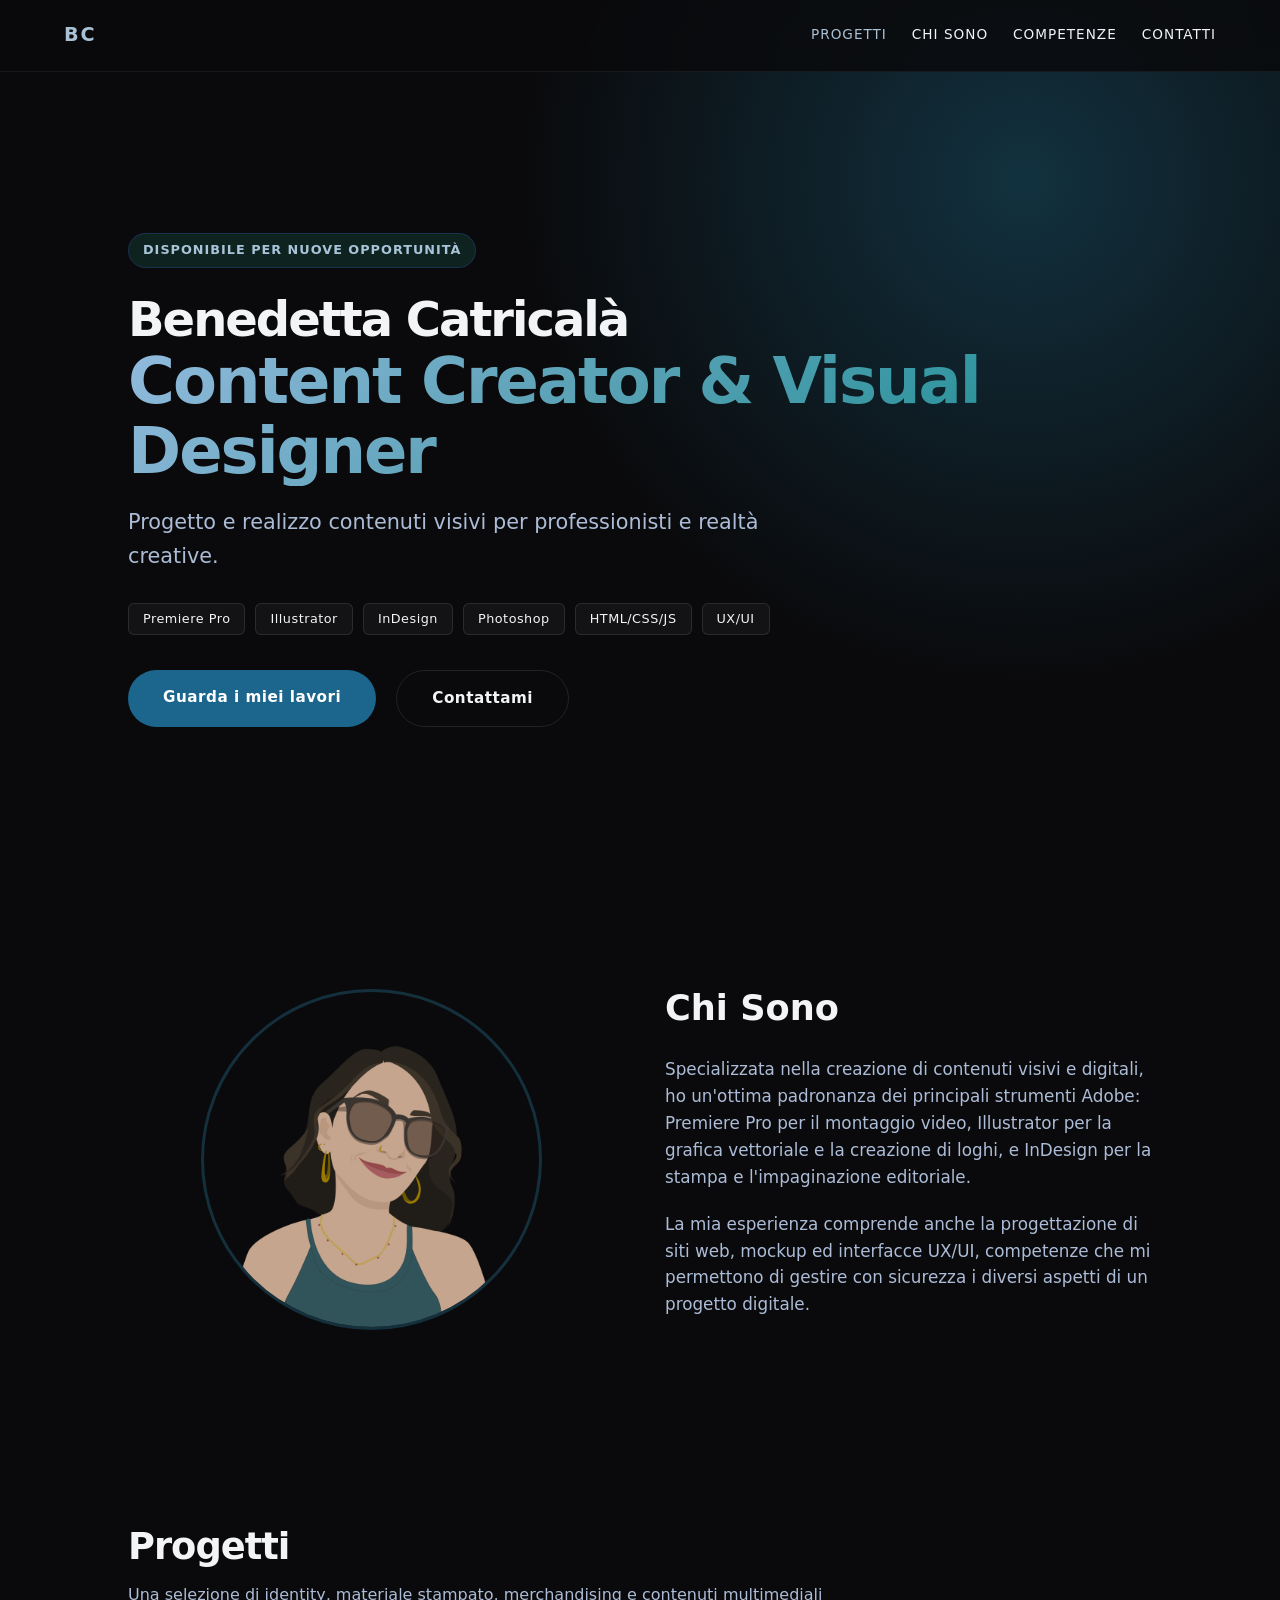
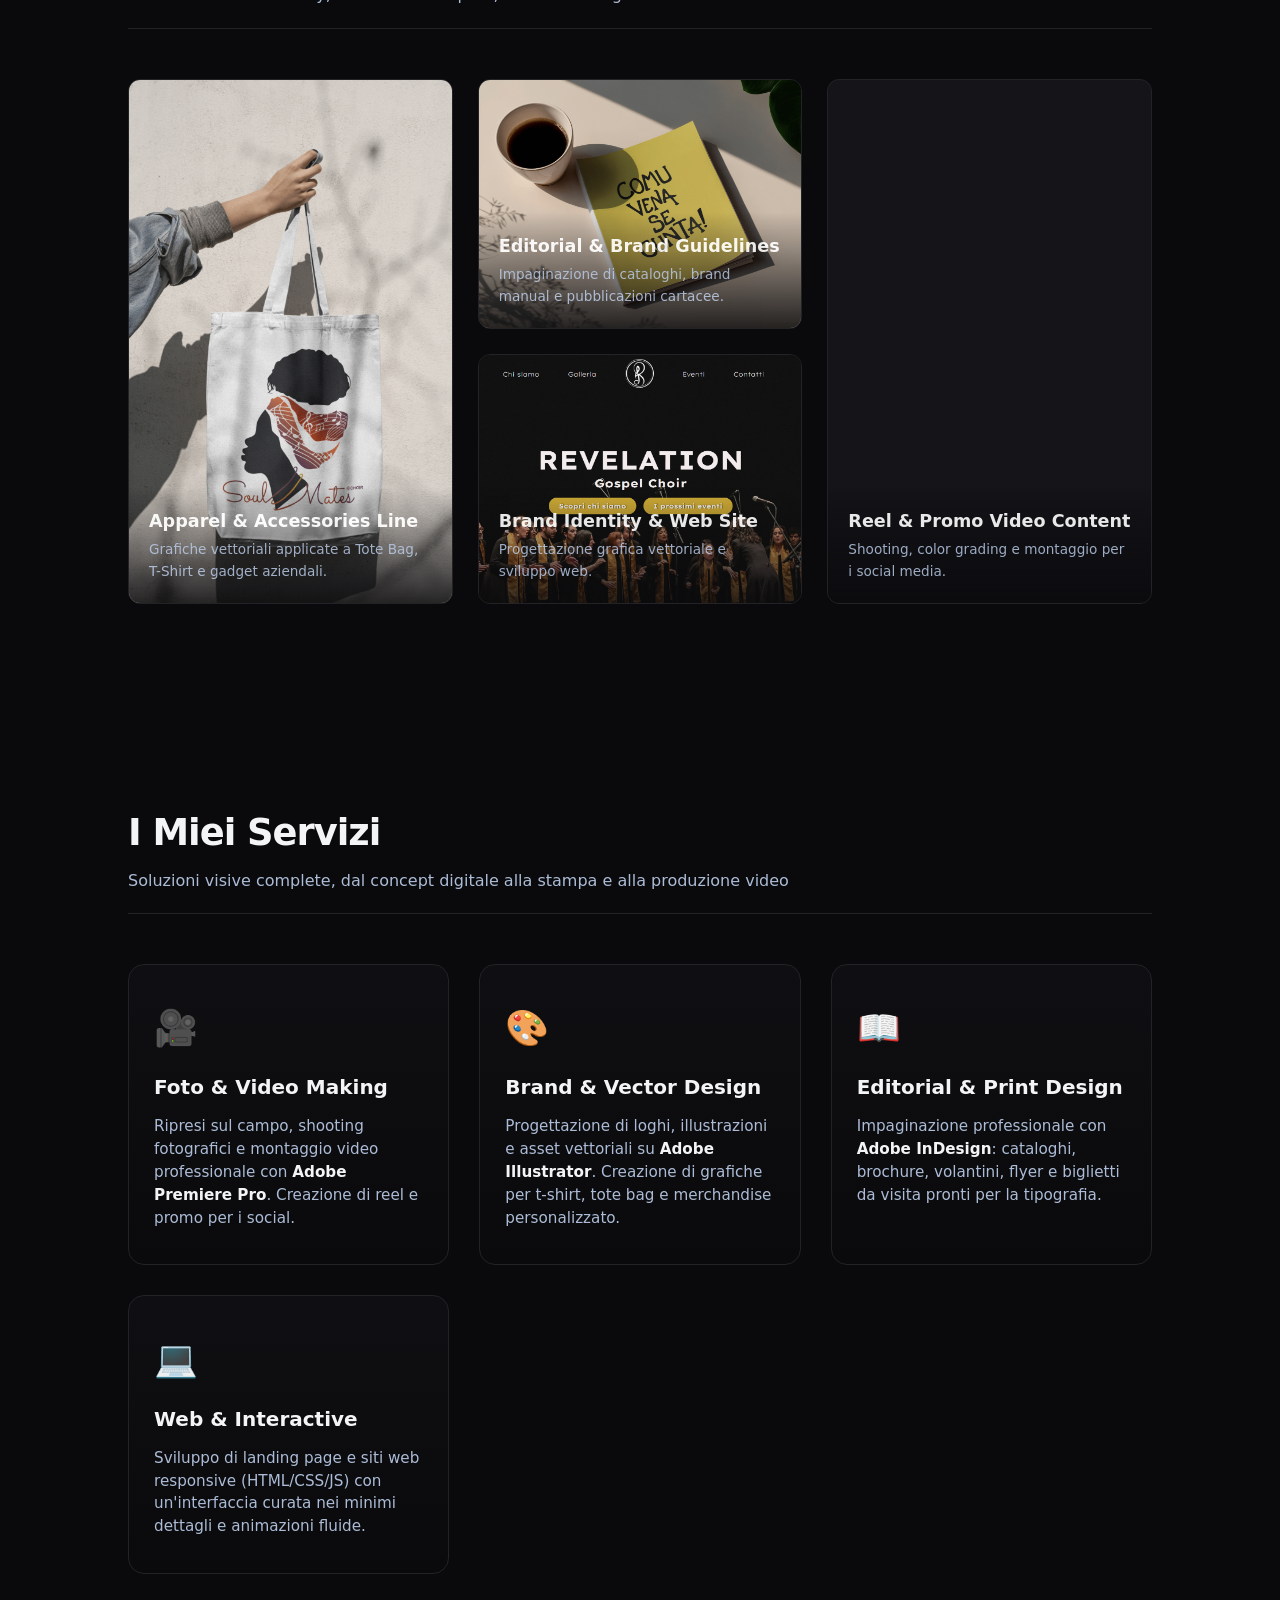
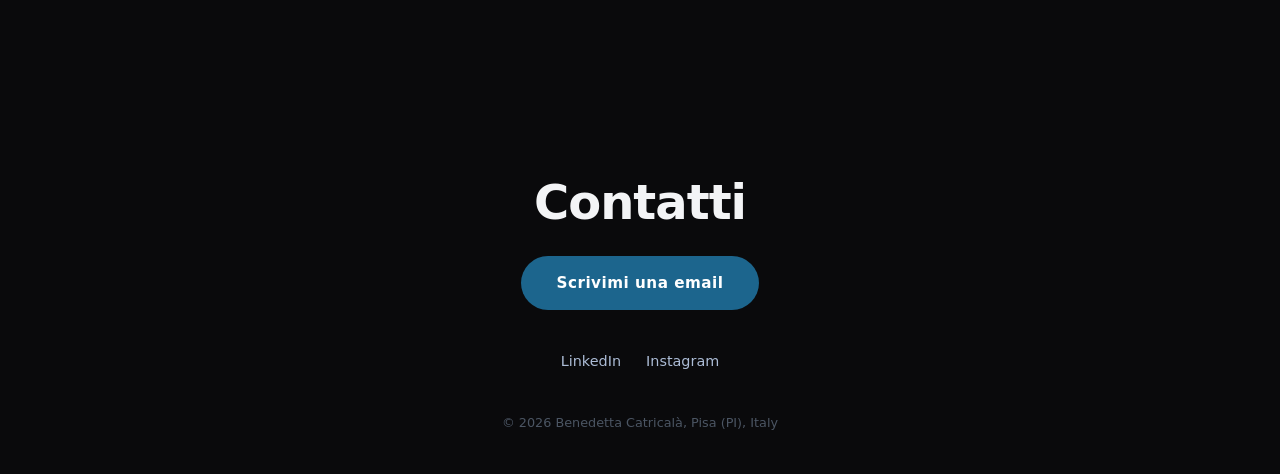
<file: index.html>
<!DOCTYPE html>
<html lang="it">
<head>
    <meta charset="UTF-8">
    <meta name="viewport" content="width=device-width, initial-scale=1.0">
    <title>Visual Deisgn Portfolio</title>
    <link rel="icon" href="immagini/icon.png">
    <link rel="stylesheet" href="cssPortfolio.css">
</head>
<body>

    <header>
        <a href="#" class="logo">BC</a>
        <button class="menu-toggle" id="mobile-menu" aria-label="Apri Menu">
            <span class="bar"></span>
            <span class="bar"></span>
            <span class="bar"></span>
        </button>
        <nav  id="nav-menu">
            <a href="#progetti" class="active">Progetti</a>
            <a href="#about">Chi sono</a>
            <a href="#competenze">Competenze</a>
            <a href="#contatti">Contatti</a>
        </nav>
    </header>

    <main>
        <section class="hero">
            <div class="hero-badge">Disponibile per nuove opportunità</div>
         
            <h1>
                <span style="font-size: clamp(1rem, 5vw, 3rem);">Benedetta Catricalà</span>
               <div class="gradient">Content Creator & Visual Designer</div>
            </h1>
            <p class="hero-desc">
                Progetto e realizzo contenuti visivi per professionisti e realtà creative.

            </p>
                            
            <!-- TOOLSET BADGES -->
            <div class="software-pills">
                <span>Premiere Pro</span>
                <span>Illustrator</span>
                <span>InDesign</span>
                <span>Photoshop</span>
                <span>HTML/CSS/JS</span>
                <span>UX/UI</span>
            </div>

            <div class="cta-group">
                <a href="#progetti" class="btn btn-primary">Guarda i miei lavori</a>
                <a href="#contatti" class="btn btn-secondary">Contattami</a>
            </div>
        </section>

        <section class="about" id="about">
            <div class="about-container">
                <div class="about-image">
                    <img src="immagini/icon.png" alt="Brand Identity e Editorial Showcase">
                </div>
                <div class="about-text">
                    <h2>Chi Sono</h2>
                    <p>
                    Specializzata nella creazione di contenuti visivi e digitali, ho un'ottima padronanza dei principali strumenti Adobe: Premiere Pro per il montaggio video, Illustrator per la grafica vettoriale e la creazione di loghi, e InDesign per la stampa e l'impaginazione editoriale.
                    </p>
                   <p> La mia esperienza comprende anche la progettazione di siti web, mockup ed interfacce UX/UI, competenze che mi permettono di gestire con sicurezza i diversi aspetti di un progetto digitale.                   </p>
                 
                </div>
            </div>
        </section>

        <section class="projects-section" id="progetti">
            <div class="section-header">
                <div class="section-title">
                    <h2>Progetti</h2>
                    <p>Una selezione di identity, materiale stampato, merchandising e contenuti multimediali</p>
                </div>
            </div>

            <div class="editorial-grid">
                
                <!-- ITEM 1: MERCHANDISING -->
                <div class="grid-item tall" data-modal="modal-merch">
                    <img src="immagini/bag.png" alt="Merchandising Tote Bag">
                    <div class="item-overlay">

                        <h3>Apparel & Accessories Line</h3>
                        <p>Grafiche vettoriali applicate a Tote Bag, T-Shirt e gadget aziendali.</p>
                    </div>
                </div>
                
                <!-- ITEM 2: EDITORIAL -->
                <div class="grid-item" data-modal="modal-editorial">
                    <img src="immagini/book1.png" alt="Impaginazione Editoriale InDesign">
                    <div class="item-overlay">
                    
                        <h3>Editorial & Brand Guidelines</h3>
                        <p>Impaginazione di cataloghi, brand manual e pubblicazioni cartacee.</p>
                    </div>
                </div>

                <!-- ITEM 3: VIDEO -->
                <div class="grid-item tall" data-modal="modal-video">
                    <video autoplay loop muted playsinline class="grid-video">
                        <source src="video/video1.mp4" type="video/mp4">
                        Il tuo browser non supporta i video HTML5.
                    </video>
                    <div class="item-overlay">
                    <!-- <div class="overlay-tags">
                            <span class="badge-tag">Premiere Pro</span>
                            <span class="badge-tag">Foto & Video</span>
                        </div>-->
                        <h3>Reel & Promo Video Content</h3>
                        <p>Shooting, color grading e montaggio per i social media.</p>
                    </div>
                </div>

                <!-- ITEM 4: BRAND IDENTITY & WEB -->
                <div class="grid-item" data-modal="modal-brand">
                    <img src="immagini/sito1.png" alt="Grafica Vettoriale e Web">
                    <div class="item-overlay">
                    
                        <h3>Brand Identity & Web Site</h3>
                        <p>Progettazione grafica vettoriale e sviluppo web.</p>
                    </div>
                </div>

            </div>

            <div id="project-modal" class="modal-overlay">
                <div class="modal-content">
                    <button class="modal-close" id="modal-close">&times;</button>
                    
                    <div class="modal-body">
                        <div class="carousel-container">
                            <div class="carousel-track" id="carousel-track">
                            </div>
                            <button class="carousel-btn prev" id="carousel-prev">&#10094;</button>
                            <button class="carousel-btn next" id="carousel-next">&#10095;</button>
                        </div>
                        
                        <div class="modal-info">
                            <h3 id="modal-title">Titolo Progetto</h3>
                            <p id="modal-description">Descrizione approfondita del progetto.</p>
                        </div>
                    </div>
                </div>
            </div>
        </section>

        <section class="skills-section" id="competenze">
            <div class="section-header">
                <div class="section-title">
                    <h2>I Miei Servizi</h2>
                    <p>Soluzioni visive complete, dal concept digitale alla stampa e alla produzione video</p>
                </div>
            </div>

            <div class="skills-grid" id="competenze">
                <div class="skill-box">
                    <span class="skill-icon">🎥</span>
                    <h3>Foto & Video Making</h3>
                    <p>Ripresi sul campo, shooting fotografici e montaggio video professionale con <strong>Adobe Premiere Pro</strong>. Creazione di reel e promo per i social.</p>
                </div>

                <div class="skill-box">
                    <span class="skill-icon">🎨</span>
                    <h3>Brand & Vector Design</h3>
                    <p>Progettazione di loghi, illustrazioni e asset vettoriali su <strong>Adobe Illustrator</strong>. Creazione di grafiche per t-shirt, tote bag e merchandise personalizzato.</p>
                </div>

                <div class="skill-box">
                    <span class="skill-icon">📖</span>
                    <h3>Editorial & Print Design</h3>
                    <p>Impaginazione professionale con <strong>Adobe InDesign</strong>: cataloghi, brochure, volantini, flyer e biglietti da visita pronti per la tipografia.</p>
                </div>

                <div class="skill-box">
                    <span class="skill-icon">💻</span>
                    <h3>Web & Interactive</h3>
                    <p>Sviluppo di landing page e siti web responsive (HTML/CSS/JS) con un'interfaccia curata nei minimi dettagli e animazioni fluide.</p>
                </div>
            </div>
        </section>
    </main>

    <!-- FOOTER / CONTACT -->
  <footer id="contatti">
        <div class="footer-cta">
            <h2>Contatti</h2>
            
             <a href="mailto:benedetta.catricala@gmail.com" class="btn btn-primary email-link">
                Scrivimi una email
             </a>
        </div>

        <div class="social-links">
            <a href="https://www.linkedin.com/in/benedetta-catrical%C3%A0-259468227/" target="_blank">LinkedIn</a>
            <a href="https://www.instagram.com/iamblessed_art/" target="_blank">Instagram</a>
        </div>

        <p class="copyright">&copy; 2026 Benedetta Catricalà, Pisa (PI), Italy</p>
    </footer>

    <script src="script.js"></script>
</body>
</html>
</file>
<file: cssPortfolio.css>
/* RESET & BASE STYLES */
*, *::before, *::after {
    box-sizing: border-box;
    margin: 0;
    padding: 0;
}

:root {
    --bg-color: #0a0a0c;
    --text-color: #f3f4f6;
    --accent-color: #1c658d;
    --accent-color-light: #bfdbf2e0;
    --accent-gradient: linear-gradient(135deg, #a4d3fae0 0%, #16b7b5b1 100%);
    --secondary-color: #acbcd6;
    --card-bg: #141419;
    --border-color: #222227;
    --font-sans: 'Inter', system-ui, -apple-system, BlinkMacSystemFont, "Segoe UI", Roboto, sans-serif;
}

body {
    background-color: var(--bg-color);
    color: var(--text-color);
    font-family: var(--font-sans);
    overflow-x: hidden;
    line-height: 1.6;
}





/* CUSTOM SCROLLBAR */
::-webkit-scrollbar {
    width: 8px;
}
::-webkit-scrollbar-track {
    background: var(--bg-color);
}
::-webkit-scrollbar-thumb {
    background: #2a2a35;
    border-radius: 4px;
}
::-webkit-scrollbar-thumb:hover {
    background: var(--accent-color);
}

/* HEADER & NAVIGATION */
header {
    position: fixed;
    top: 0;
    left: 0;
    width: 100%;
    padding: 20px 5%;
    display: flex;
    justify-content: space-between;
    align-items: center;
    z-index: 100;
    background: rgba(10, 10, 12, 0.85);
    backdrop-filter: blur(12px);
    -webkit-backdrop-filter: blur(12px);
    border-bottom: 1px solid rgba(255, 255, 255, 0.05);
}

.logo {
    font-size: 1.2rem;
    font-weight: 800;
    letter-spacing: 2px;
    text-transform: uppercase;
    background: var(--accent-color-light);
    -webkit-background-clip: text;
    -webkit-text-fill-color: transparent;
    text-decoration: none;
}

nav {
    display: flex;
    gap: 25px;
}

nav a {
    color: var(--text-color);
    text-decoration: none;
    font-size: 0.85rem;
    font-weight: 500;
    transition: color 0.3s ease;
    letter-spacing: 1px;
    text-transform: uppercase;
}

nav a:hover, nav a.active {
    color: var(--accent-color-light);
}

/* HAMBURGER BUTTON (Invisibile su Desktop) */
.menu-toggle {
    display: none;
    flex-direction: column;
    justify-content: space-between;
    width: 20px;
    height: 18px;
    background: transparent;
    border: none;
    cursor: pointer;
    z-index: 101;
    color: var(--accent-color-light);
}

.menu-toggle .bar {
    height: 3px;
    width: 100%;
    background-color: var(--accent-color-light);
    border-radius: 10px;
    transition: all 0.3s ease-in-out;
}

/* ANIMAZIONE ICONA HAMBURGER -> X */
.menu-toggle.is-active .bar:nth-child(2) {
    opacity: 0;
}
.menu-toggle.is-active .bar:nth-child(1) {
    transform: translateY(9px) rotate(45deg);
}
.menu-toggle.is-active .bar:nth-child(3) {
    transform: translateY(-9px) rotate(-45deg);
}

@media (max-width: 768px) {
    .menu-toggle {
        display: flex; 
    }

    nav {
        position: fixed;
        top: 0;
        right: -100%; /* Nascosto fuori dallo schermo a destra */
        width: 75%;
        max-width: 300px;
        height: 100vh;
        background-color: rgba(14, 14, 18, 0.98);
        backdrop-filter: blur(15px);
        -webkit-backdrop-filter: blur(15px);
        flex-direction: column;
        justify-content: center;
        align-items: center;
        gap: 30px;
        transition: right 0.4s cubic-bezier(0.16, 1, 0.3, 1);
        border-left: 1px solid var(--border-color);
        box-shadow: -10px 0 30px rgba(0,0,0,0.5);
    }

    /* Stato Menu Aperto */
    nav.is-active {
        right: 0; /* Scivola verso l'interno */
    }

    nav a {
        font-size: 1.1rem;
        margin-left: 0;
    }
}


/* HERO SECTION */
.hero {
    min-height: 100vh;
    display: flex;
    flex-direction: column;
    justify-content: center;
    padding: 120px 10% 60px 10%;
    position: relative;
    height: 100vh;
    background: radial-gradient(circle at 80% 20%, rgba(40, 156, 202, 0.268) 0%, transparent 40%)
}

.gradient {
     background: var(--accent-gradient);
    -webkit-background-clip: text;
    -webkit-text-fill-color: transparent;
}
              
.hero-badge {
    display: inline-block;
    align-self: flex-start;
    padding: 6px 14px;
    background: rgba(62, 255, 210, 0.1);
    border: 1px solid rgba(62, 104, 255, 0.2);
    border-radius: 20px;
    color: var(--accent-color-light);
    font-size: 0.8rem;
    font-weight: 600;
    letter-spacing: 1px;
    text-transform: uppercase;
    margin-bottom: 25px;
    animation: fadeIn 1s ease-out;
}

.hero h1 {
    font-size: clamp(2rem, 5vw, 4.5rem);
    line-height: 1.1;
    font-weight: 900;
    letter-spacing: -2px;
    margin-bottom: 20px;
    animation: fadeInUp 1s ease-out;
}

.hero h1 span {
    display: block;
    background: var(--text-color);
    -webkit-background-clip: text;
    -webkit-text-fill-color: transparent;
}

.hero-desc {
    font-size: clamp(1rem, 1.8vw, 1.3rem);
    color: var(--secondary-color);
    max-width: 650px;
    margin-bottom: 30px;
    animation: fadeInUp 1.2s ease-out;
}

/* SOFTWARE PILLS IN HERO */
.software-pills {
    display: flex;
    flex-wrap: wrap;
    gap: 10px;
    margin-bottom: 35px;
    animation: fadeInUp 1.3s ease-out;
}

.software-pills span {
    background: rgba(255, 255, 255, 0.04);
    border: 1px solid rgba(255, 255, 255, 0.1);
    color: var(--text-color);
    padding: 5px 14px;
    border-radius: 6px;
    font-size: 0.8rem;
    font-weight: 500;
    letter-spacing: 0.5px;
}

.cta-group {
    display: flex;
    flex-wrap: wrap;
    gap: 20px;
    animation: fadeInUp 1.4s ease-out;
}

.btn {
    display: inline-block;
    padding: 15px 35px;
    border-radius: 30px;
    font-size: 0.95rem;
    font-weight: 600;
    text-decoration: none;
    transition: all 0.3s ease;
    cursor: pointer;
    letter-spacing: 0.5px;
    text-align: center;
}

.btn-primary {
    background: var(--accent-color);
    color: white;
}

.btn-primary:hover {
    transform: translateY(-3px);
}

.btn-secondary {
    background: transparent;
    color: var(--text-color);
    border: 1px solid var(--border-color);
}

.btn-secondary:hover {
    background: rgba(255, 255, 255, 0.05);
    border-color: var(--secondary-color);
    transform: translateY(-3px);
}

/* ABOUT SECTION */
.about {
    padding: 80px 10%;
  
}

.about-container {
    display: grid;
    grid-template-columns: 1fr 1fr;
    gap: 50px;
    align-items: center;
    
}

.about-image img {
    width: 70%;
    border-radius: 50%;
    margin:auto;
    display: block;
    border:3px solid rgba(62, 197, 255, 0.2);
}

.about-text h2 {
    font-size: 2.2rem;
    margin-bottom: 20px;
    font-weight: 800;
}

.about-text p {
    color: var(--secondary-color);
    margin-bottom: 20px;
    font-size: 1.05rem;
}

.about-text strong {
    color: var(--text-color);
}

/* PORTFOLIO SHOWCASE SECTION */
.projects-section {
    padding: 100px 10%;
 }

.section-header {
    margin-bottom: 50px;
    border-bottom: 1px solid var(--border-color);
    padding-bottom: 20px;
}

.section-title h2 {
    font-size: 2.3rem;
    font-weight: 800;
    letter-spacing: -1px;
}

.section-title p {
    color: var(--secondary-color);
    margin-top: 5px;
}

/* GRIGLIA EDITORIALE & OVERLAY */
.editorial-grid {
    display: grid;
    grid-template-columns: repeat(auto-fill, minmax(300px, 1fr));
    grid-auto-rows: 250px;
    gap: 25px;
}

.grid-item {
    position: relative;
    border-radius: 12px;
    overflow: hidden;
    background: var(--card-bg);
    border: 1px solid var(--border-color);
    cursor: pointer;
    transition: transform 0.4s cubic-bezier(0.16, 1, 0.3, 1), border-color 0.3s ease;
}

.grid-item img {
    width: 100%;
    height: 100%;
    object-fit: cover;
    transition: transform 0.6s ease;
}

.modal-overlay {
    position: fixed;
    top: 0;
    left: 0;
    width: 100vw;
    height: 100vh;
    background: rgba(10, 10, 12, 0.92);
    backdrop-filter: blur(15px);
    -webkit-backdrop-filter: blur(15px);
    z-index: 1000;
    display: flex;
    justify-content: center;
    align-items: center;
    opacity: 0;
    pointer-events: none;
    transition: opacity 0.3s ease;
}

.modal-overlay.active {
    opacity: 1;
    pointer-events: all;
}

.modal-content {
    background: #141419;
    border: 1px solid rgba(255, 255, 255, 0.1);
    border-radius: 12px;
    width: 90%;
    max-width: 900px;
    max-height: 90vh;
    overflow-y: auto;
    position: relative;
    padding: 30px;
    box-shadow: 0 20px 50px rgba(0, 0, 0, 0.8);
}

.modal-close {
    position: absolute;
    top: 15px;
    right: 20px;
    background: none;
    border: none;
    color: #fff;
    font-size: 2rem;
    cursor: pointer;
    z-index: 10;
}

/* CAROSELLO */
.carousel-container {
    position: relative;
    width: 100%;
    height: 400px;
    overflow: hidden;
    border-radius: 8px;
    background: #000;
}

.carousel-track {
    display: flex;
    height: 100%;
    transition: transform 0.4s ease-in-out;
}

.carousel-slide {
    min-width: 100%;
    height: 100%;
    object-fit: contain;
}

.carousel-btn {
    position: absolute;
    top: 50%;
    transform: translateY(-50%);
    background: rgba(0, 0, 0, 0.6);
    color: #fff;
    border: none;
    padding: 12px 16px;
    cursor: pointer;
    border-radius: 50%;
    font-size: 1.2rem;
    z-index: 5;
    transition: background 0.3s;
}

.carousel-btn:hover {
    background: var(--primary-color, #ff3e6c);
}

.carousel-btn.prev { left: 15px; }
.carousel-btn.next { right: 15px; }

.modal-info {
    margin-top: 20px;
}

.modal-info h3 {
    font-size: 1.5rem;
    color: #fff;
    margin-bottom: 8px;
}

.modal-info p {
    color: #9ca3af;
    font-size: 0.95rem;
    line-height: 1.6;
}

.item-overlay {
    position: absolute;
    bottom: 0;
    left: 0;
    width: 100%;
    padding: 20px;
    background: linear-gradient(to top, rgba(10, 10, 12, 0.95), transparent);
    opacity: 0.9;
    transition: opacity 0.3s ease;
}

.item-overlay span {
    color: var(--text-color);
    font-size: 0.85rem;
    font-weight: 600;
    letter-spacing: 0.5px;
}

.grid-item:hover {
    transform: translateY(-5px);
    border-color: var(--accent-color);
    box-shadow: 0 10px 30px rgba(255, 62, 108, 0.15);
}

.grid-item:hover img {
    transform: scale(1.05);
}

/* Modificatori Griglia */
.tall { grid-row: span 2; }
.wide { grid-column: span 2; }

/* SERVICES & SKILLS SECTION */
.skills-section {
    padding: 100px 10%;
    background: var(--bg-color);
}

.skills-grid {
    display: grid;
    grid-template-columns: repeat(auto-fit, minmax(260px, 1fr));
    gap: 30px;
}

.skill-box {
    border: 1px solid var(--border-color);
    padding: 35px 25px;
    border-radius: 16px;
    transition: all 0.3s ease;
    background: linear-gradient(180deg, rgba(20,20,25,0.5) 0%, rgba(10,10,12,0.5) 100%);
}

.skill-box:hover {
    border-color: var(--accent-color);
    background: rgba(20, 20, 25, 0.9);
    transform: translateY(-5px);
}

.skill-icon {
    font-size: 2.2rem;
    margin-bottom: 15px;
    display: block;
}

.skill-box h3 {
    font-size: 1.25rem;
    margin-bottom: 12px;
    font-weight: 700;
}

.skill-box p {
    color: var(--secondary-color);
    font-size: 0.95rem;
    line-height: 1.5;
}

.skill-box strong {
    color: var(--text-color);
}

/* FOOTER / CALL TO ACTION */
footer {
    padding: 90px 5% 40px 5%;
    text-align: center;
    
}

.footer-cta h2 {
    font-size: clamp(1.8rem, 4vw, 3rem);
    font-weight: 900;
    margin-bottom: 15px;
    letter-spacing: -1px;
}

.footer-cta p {
    color: var(--secondary-color);
    max-width: 550px;
    margin: 0 auto 35px auto;
}

.social-links {
    display: flex;
    justify-content: center;
    flex-wrap: wrap;
    gap: 25px;
    margin: 40px 0;
}

.social-links a {
    color: var(--secondary-color);
    text-decoration: none;
    font-size: 0.9rem;
    transition: color 0.3s ease;
}

.social-links a:hover {
    color: var(--accent-color);
}

.copyright {
    font-size: 0.8rem;
    color: #4b5563;
}

/* ANIMATIONS */
@keyframes fadeIn {
    from { opacity: 0; }
    to { opacity: 1; }
}

@keyframes fadeInUp {
    from {
        opacity: 0;
        transform: translateY(25px);
    }
    to {
        opacity: 1;
        transform: translateY(0);
    }
}

/* RESPONSIVE DESIGN (MEDIA QUERIES) */
@media (max-width: 992px) {
    .about-container {
        grid-template-columns: 1fr;
        gap: 30px;
    }
    .wide {
        grid-column: span 1;
    }
}

@media (max-width: 768px) {
    header {
        padding: 15px 5%;
    }
    
    nav {
        gap: 15px;
    }

    nav a {
        font-size: 0.75rem;
    }

    .hero {
        padding-top: 100px;
    }

    .editorial-grid {
        grid-template-columns: 1fr;
        grid-auto-rows: 240px;
    }

    .tall {
        grid-row: span 1;
    }

    .cta-group {
        flex-direction: column;
        width: 100%;
    }

    .btn {
        width: 100%;
    }
}



/* BADGES E TAG OVERLAY PER I PROGETTI */
.overlay-tags {
    display: flex;
    gap: 8px;
    margin-bottom: 8px;
}

.badge-tag {
    background: rgba(62, 197, 255, 0.2);
    border: 1px solid rgba(62, 113, 255, 0.4);
    color: var(--text-color);
    font-size: 0.7rem;
    padding: 2px 8px;
    border-radius: 4px;
    text-transform: uppercase;
    letter-spacing: 0.5px;
}

.grid-video {
    width: 100%;
    height: 100%;
    object-fit: cover;
}

.item-overlay h3 {
    font-size: 1.1rem;
    font-weight: 700;
    margin-bottom: 4px;
    color: #fff;
}

.item-overlay p {
    font-size: 0.85rem;
    color: var(--secondary-color);
}
</file>
